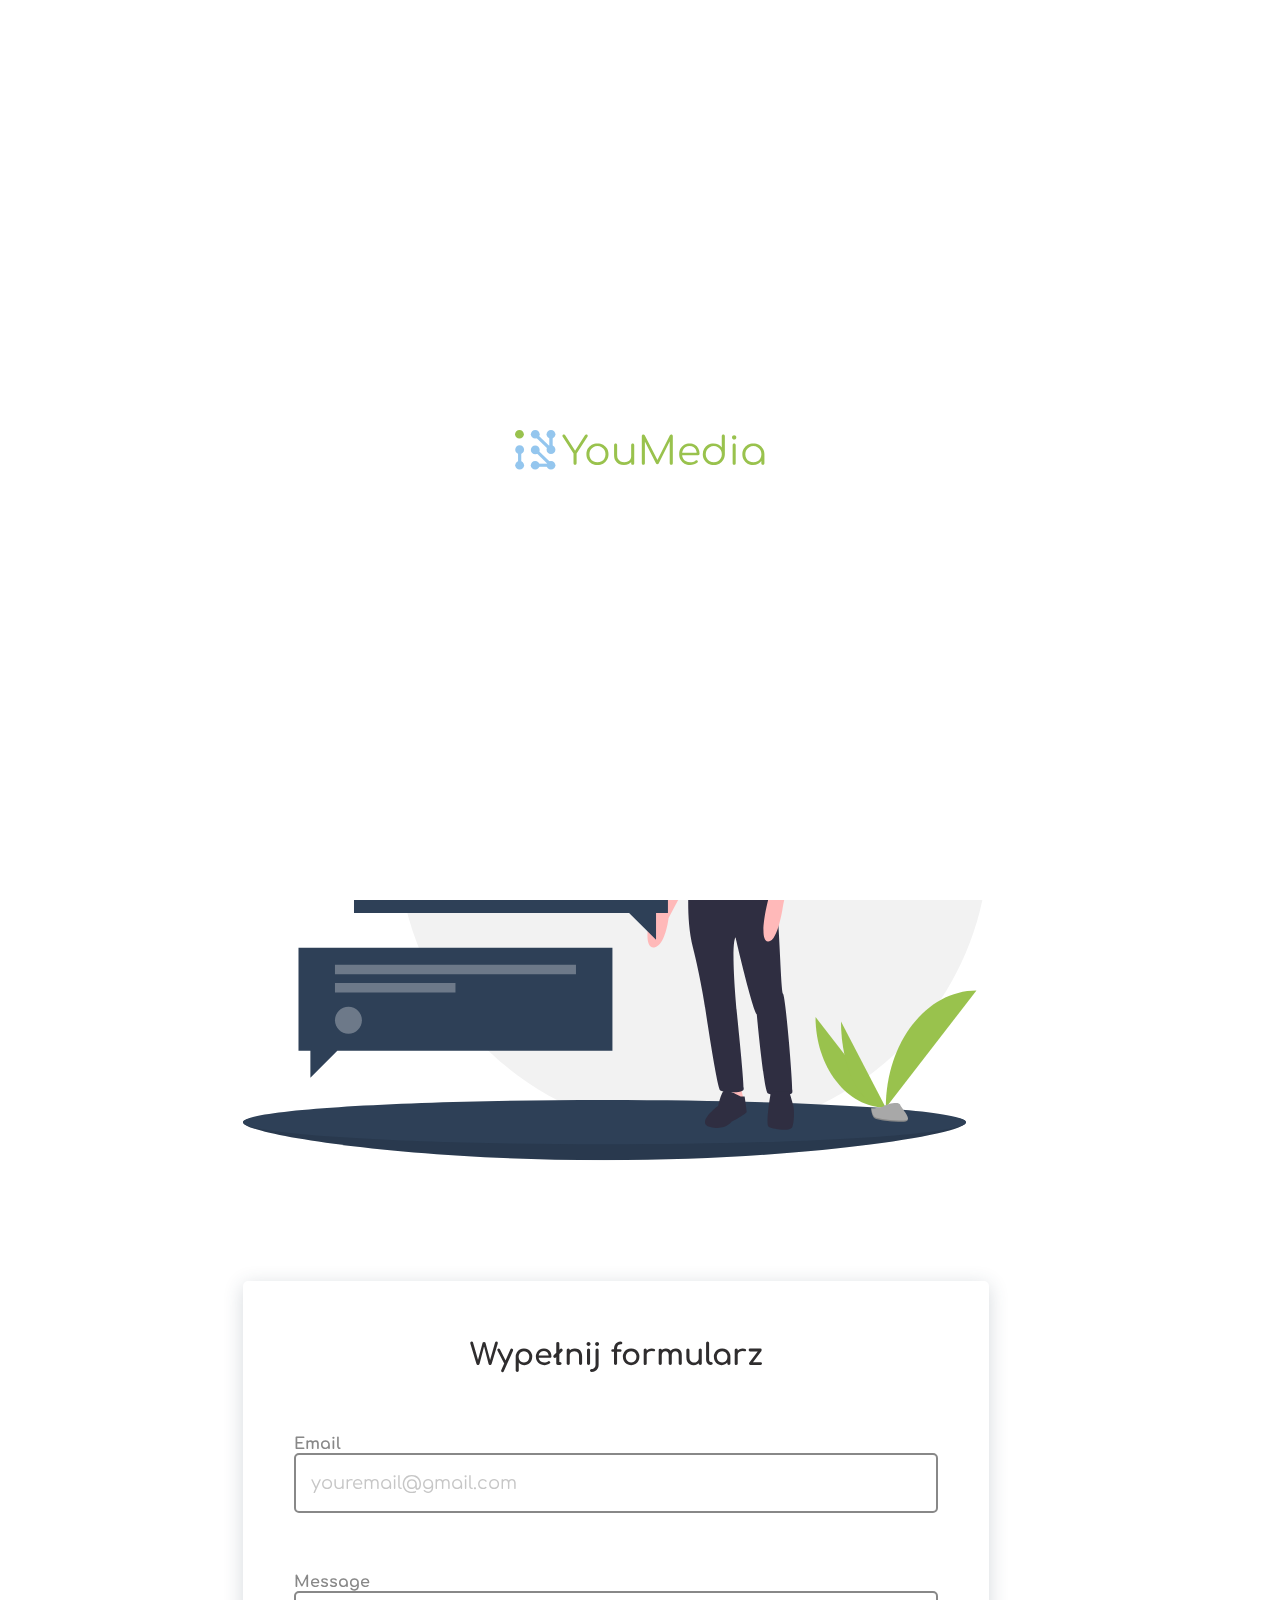
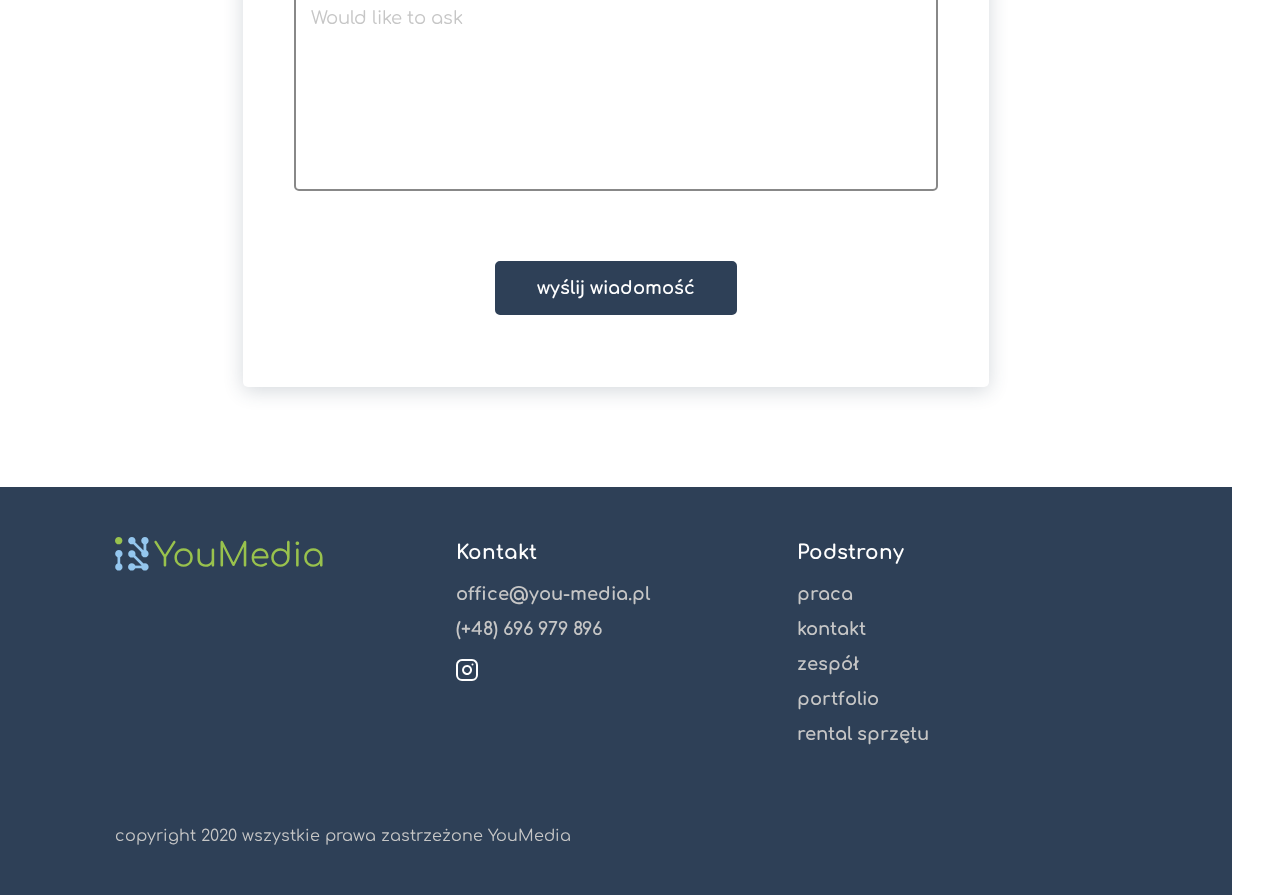
<file: contact.html>
<!DOCTYPE html>
<html lang="pl">
<head>
    <meta charset="UTF-8">
    <meta name="viewport" content="width=device-width, initial-scale=1.0">
    <meta http-equiv="X-UA-Compatible" content="ie=edge">
    <meta name="description" content="Jesteśmy młodymi ambitnymi twórcami. Oferujemy usługi foto wideo, tworzenie stron, grafik oraz rental sprzętu.">
    <title>YouMedia</title>
    <!-- Favicon -->
    <link rel="shortcut icon" type="image/png" href="static/gallery/icons/favicon.png"/>
    <!-- Screen loading -->
    <script src="static/js/screenLoading.js" type="module"></script>
    <!-- Responsive nav -->
    <script src="static/js/mobileNav.js" type="module"></script>
    <!-- Css -->
    <link rel="stylesheet" href="static/css/main.css">
    <!-- Google fonts -->
    <link href="https://fonts.googleapis.com/css2?family=Comfortaa:wght@500;700&display=swap" rel="stylesheet">
    <!-- Global site tag (gtag.js) - Google Analytics -->
    <script async src="https://www.googletagmanager.com/gtag/js?id=UA-148027686-1"></script>
    <script>
        window.dataLayer = window.dataLayer || [];
        function gtag(){dataLayer.push(arguments);}
        gtag('js', new Date());
        gtag('config', 'UA-148027686-1');
    </script>
</head>
<body>
    <div class="animationBlock">    
        <img class='animationBlock__content' src="static/gallery/logo.svg" alt="YouMedia logo">
    </div>
    <header class='header header--small'>
        <nav class='nav nav__container nav--light'>
            <div class="nav__left">
                <a href="strona-glowna">
                    <img class='nav__logo' src="static/gallery/logo.svg" alt="YouMedia logo">
                </a>
            </div>
            <div class="nav__right">
                <div class="nav__links">
                    <a href="portfolio" class="nav__link link link--light">portfolio</a>
                    <a href="zespol" class="nav__link link link--light">zespół</a>
                    <a href="praca" class="nav__link link link--light">praca</a>
                    <a href="rental" class="nav__link link link--light">rental sprzętu</a>
                    <a href="kontakt" class="nav__link link link--light">kontakt</a>
                </div>
            </div>
        </nav>
        <div id='navOverlay' class="overlay"></div>
        <div class="sideNav">
            <button class='sideNav__btn btn--round'>
                <img src="static/gallery/icons/close--light.svg" alt="Close button">
            </button>
        </div>
    </header>
    <div class="container container--primary">
        <main class="main">
            <h1 class='main__title title title--lg'>
                Jesteś zainteresowany współpracą?
                <br> 
                Masz jakieś pytania?
            </h1>
            <p class="main__paragraph paragraph paragraph--md paragraph--centered">
                Napisz do nas na office@you-media.pl
                <br> 
                lub skontaktuj się z nami telefonicznie (+48) 696 979 896
            </p>
            <img class='main__graphic' src="static/gallery/graphics/contact.svg" alt="Man transporting quipment">
            <form class="form" name='mail'>
                <h2 class="form__title title title--md">Wypełnij formularz</h2>   
                <div class="form__group">
                    <label class="form__label" for='address' required>Email</label>
                    <input name='address' type="text" class="form__input" id='address' placeholder="youremail@gmail.com" required>
                </div>            
                <div class="form__group">
                    <label class="form__label" for='message' required>Message</label>
                    <textarea name='message' type="text" class="form__textarea" id='message' placeholder="Would like to ask" required></textarea>
                </div>
                <button class="form__btn btn btn--primary" type='submit'>Wyślij wiadomość</button>
            </form>
        </main>
    </div>
    <footer class="footer">
        <div class="footer__container">
            <div class="footer__grid grid grid--three">
                <div class='footer__column'>
                    <a href="strona-glowna">
                        <img class='footer__logo' src="static/gallery/logo.svg" alt="YouMedia logo">
                    </a>
                </div>
                <div class='footer__column'>
                    <h4 class='footer__title title title--light title--xs'>Kontakt</h4>
                    <a href="mailto:office@you-media.pl" class="footer__link link link--dark">office@you-media.pl</a>
                    <a href="tel:696-979-896" class="footer__link link link--dark">(+48) 696 979 896</a>
                    <a href="https://www.instagram.com/you.media/" class="footer__link link link--dark">
                        <img class='footer__icon link--icon' src="static/gallery/icons/instagram.svg" alt="Instagram icon">
                    </a>
                </div>
                <div class='footer__column'>
                    <h4 class='footer__title title title--light title--xs'>Podstrony</h4>
                    <a href="praca" class="footer__link link link--dark">praca</a>
                    <a href="kontakt" class="footer__link link link--dark">kontakt</a>
                    <a href="zespol" class="footer__link link link--dark">zespół</a>
                    <a href="portfolio" class="footer__link link link--dark">portfolio</a>
                    <a href="rental" class="footer__link link link--dark">rental sprzętu</a>
                </div>
            </div>
            <p class='paragraph paragraph--dark paragraph--sm'>copyright 2020 wszystkie prawa zastrzeżone YouMedia</p>
        </div>
    </footer>
    
    <!-- Form API -->
    <script src="static/js/contactAPI.js" type="module"></script>
</body>
</file>
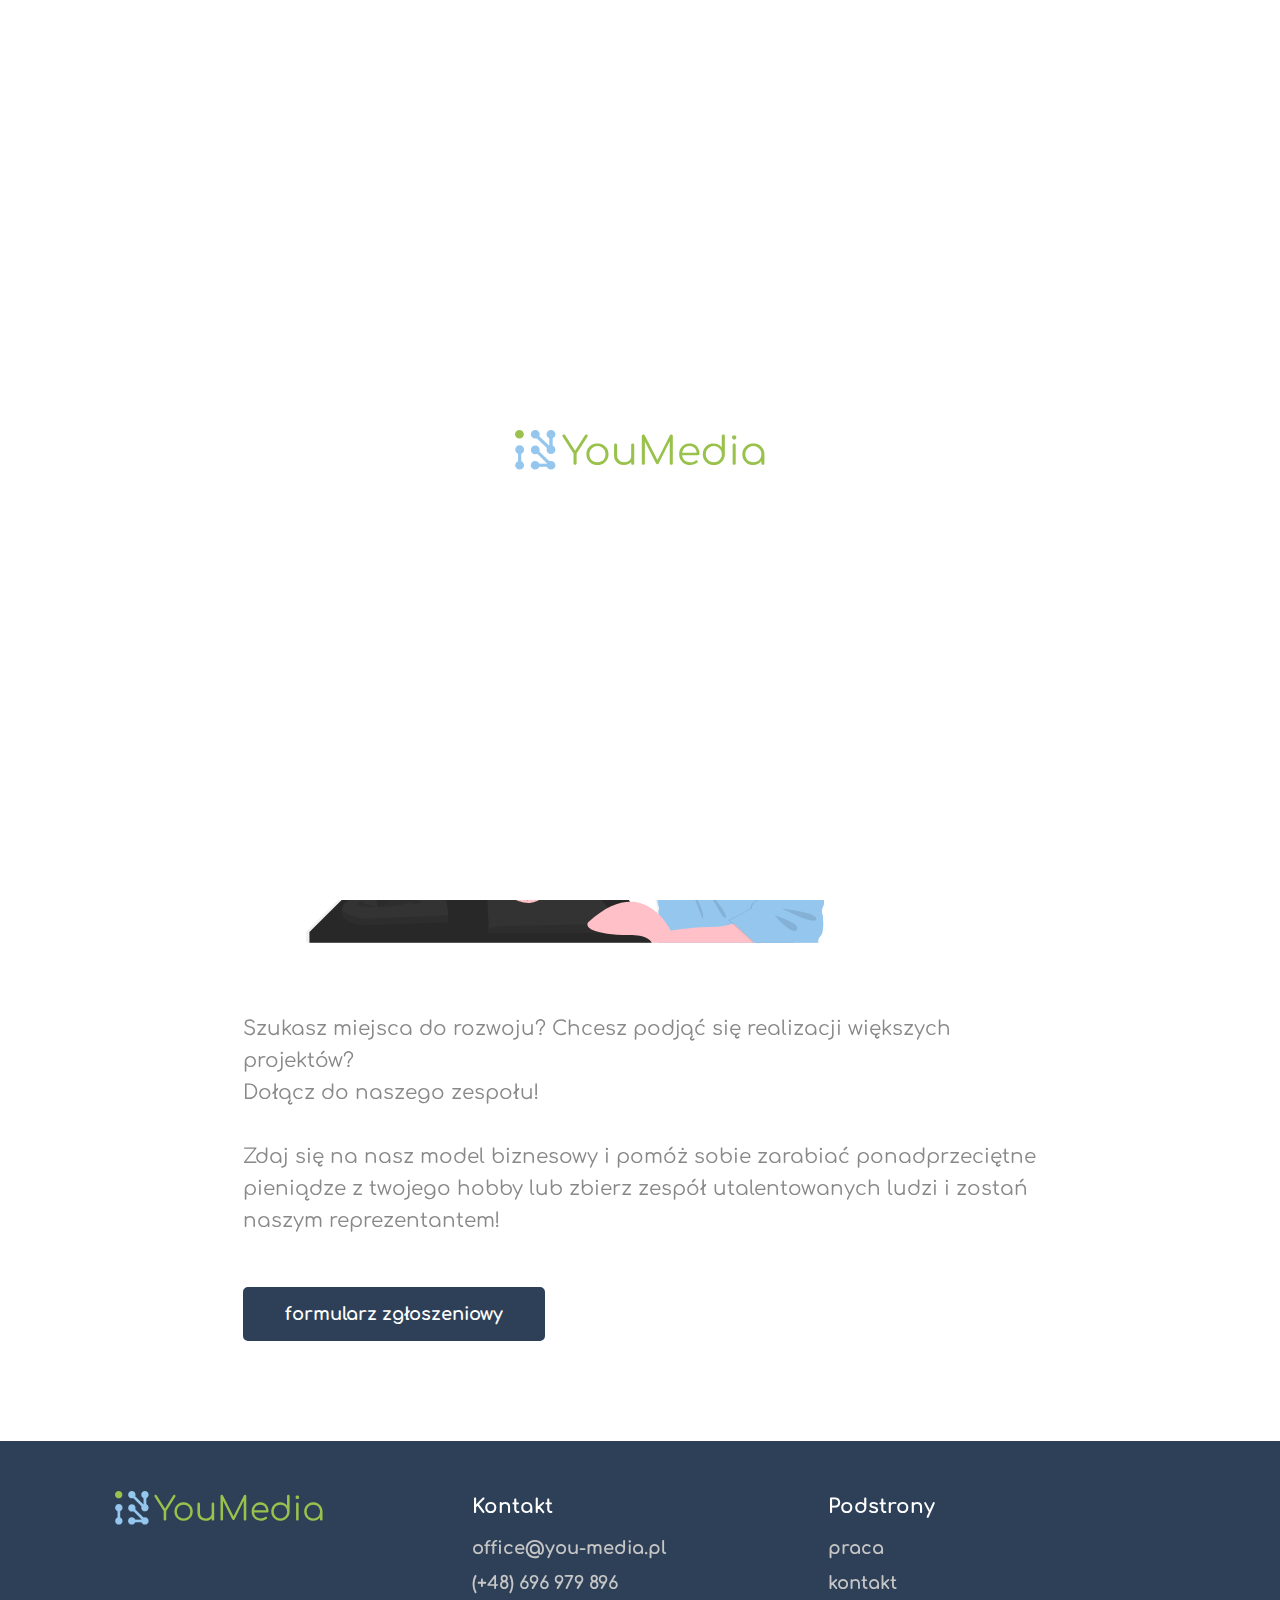
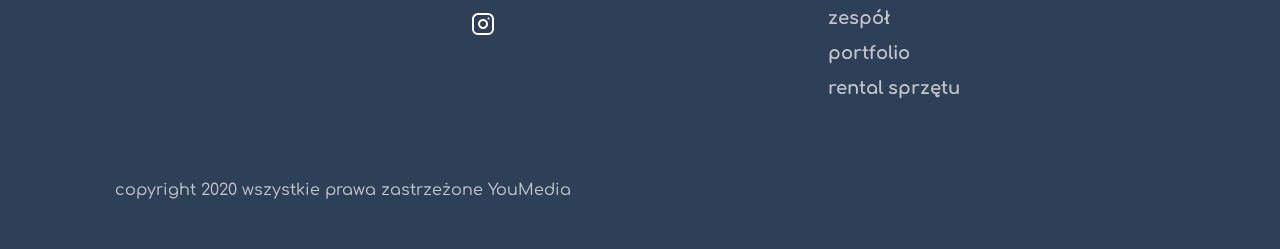
<file: job.html>
<!DOCTYPE html>
<html lang="pl">
<head>
    <meta charset="UTF-8">
    <meta name="viewport" content="width=device-width, initial-scale=1.0">
    <meta http-equiv="X-UA-Compatible" content="ie=edge">
    <meta name="description" content="Jesteśmy młodymi ambitnymi twórcami. Oferujemy usługi foto wideo, tworzenie stron, grafik oraz rental sprzętu.">
    <title>YouMedia</title>
    <!-- Favicon -->
    <link rel="shortcut icon" type="image/png" href="../..static/gallery/icons/favicon.png"/>
    <!-- Screen loading -->
    <script src="static/js/screenLoading.js" type="module"></script>
    <!-- Responsive nav -->
    <script src="static/js/mobileNav.js" type="module"></script>
    <!-- Css -->
    <link rel="stylesheet" href="static/css/main.css">
    <!-- Google fonts -->
    <link href="https://fonts.googleapis.com/css2?family=Comfortaa:wght@500;700&display=swap" rel="stylesheet">
    <!-- Global site tag (gtag.js) - Google Analytics -->
    <script async src="https://www.googletagmanager.com/gtag/js?id=UA-148027686-1"></script>
    <script>
        window.dataLayer = window.dataLayer || [];
        function gtag(){dataLayer.push(arguments);}
        gtag('js', new Date());
        gtag('config', 'UA-148027686-1');
    </script>
</head>
<body>
    <div class="animationBlock">    
        <img class='animationBlock__content' src="static/gallery/logo.svg" alt="YouMedia logo">
    </div>
    <header class='header header--small'>
        <nav class='nav nav__container nav--light'>
            <div class="nav__left">
                <a href="strona-glowna">
                    <img class='nav__logo' src="static/gallery/logo.svg" alt="YouMedia logo">
                </a>
            </div>
            <div class="nav__right">
                <div class="nav__links">
                    <a href="portfolio" class="nav__link link link--light">portfolio</a>
                    <a href="zespol" class="nav__link link link--light">zespół</a>
                    <a href="praca" class="nav__link link link--light">praca</a>
                    <a href="rental" class="nav__link link link--light">rental sprzętu</a>
                    <a href="kontakt" class="nav__link link link--light">kontakt</a>
                </div>
            </div>
        </nav>
        <div id='navOverlay' class="overlay"></div>
        <div class="sideNav">
            <button class='sideNav__btn btn--round'>
                <img src="static/gallery/icons/close--light.svg" alt="Close button">
            </button>
        </div>
    </header>
    <div class="container container--primary">
        <main class="main">
            <h1 class='main__title title title--lg'>Dołącz do naszego zespołu!</h1>
            <img class='main__graphic' src="static/gallery/graphics/join_us.svg" alt="People working">
            <p class="main__paragraph paragraph paragraph--md">
                Szukasz miejsca do rozwoju? Chcesz podjąć się realizacji większych projektów?
                <br>
                Dołącz do naszego zespołu! 
                <br><br>
                Zdaj się na nasz model biznesowy i pomóż sobie zarabiać ponadprzeciętne pieniądze
                z twojego hobby lub zbierz zespół utalentowanych ludzi i zostań naszym reprezentantem!
            </p>
            <a class='main__btn btn btn--primary link btn--alignLeft' href='https://forms.gle/BkWMYemPujdKgTSG9'>formularz zgłoszeniowy</a>
        </main>
    </div>
    <footer class="footer">
        <div class="footer__container">
            <div class="footer__grid grid grid--three">
                <div class='footer__column'>
                    <a href="strona-glowna">
                        <img class='footer__logo' src="static/gallery/logo.svg" alt="YouMedia logo">
                    </a>
                </div>
                <div class='footer__column'>
                    <h4 class='footer__title title title--light title--xs'>Kontakt</h4>
                    <a href="mailto:office@you-media.pl" class="footer__link link link--dark">office@you-media.pl</a>
                    <a href="tel:696-979-896" class="footer__link link link--dark">(+48) 696 979 896</a>
                    <a href="https://www.instagram.com/you.media/" class="footer__link link link--dark">
                        <img class='footer__icon link--icon' src="static/gallery/icons/instagram.svg" alt="Instagram icon">
                    </a>
                </div>
                <div class='footer__column'>
                    <h4 class='footer__title title title--light title--xs'>Podstrony</h4>
                    <a href="praca" class="footer__link link link--dark">praca</a>
                    <a href="kontakt" class="footer__link link link--dark">kontakt</a>
                    <a href="zespol" class="footer__link link link--dark">zespół</a>
                    <a href="portfolio" class="footer__link link link--dark">portfolio</a>
                    <a href="rental" class="footer__link link link--dark">rental sprzętu</a>
                </div>
            </div>
            <p class='paragraph paragraph--dark paragraph--sm'>copyright 2020 wszystkie prawa zastrzeżone YouMedia</p>
        </div>
    </footer>
</body>
</file>
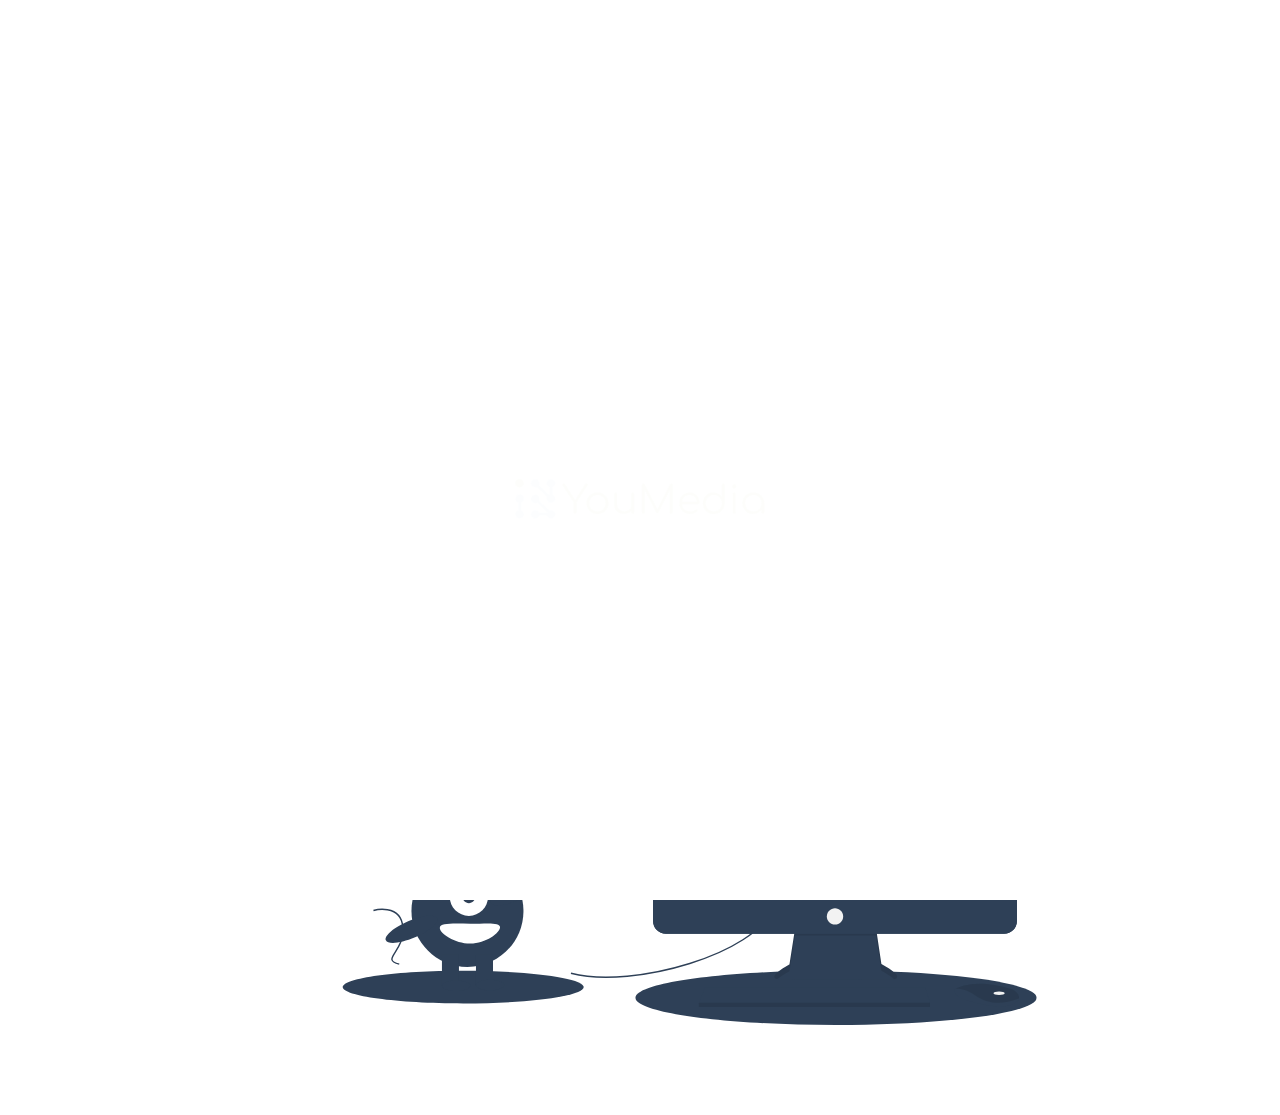
<file: portfolio.html>
<!DOCTYPE html>
<html lang="pl">
<head>
    <meta charset="UTF-8">
    <meta name="viewport" content="width=device-width, initial-scale=1.0">
    <meta http-equiv="X-UA-Compatible" content="ie=edge">
    <meta name="description" content="Jesteśmy młodymi ambitnymi twórcami. Oferujemy usługi foto wideo, tworzenie stron, grafik oraz rental sprzętu.">
    <title>YouMedia</title>
    <!-- Favicon -->
    <link rel="shortcut icon" type="image/png" href="static/gallery/icons/favicon.png"/>
    <!-- Screen loading -->
    <script src="static/js/screenLoading.js" type="module"></script>
    <!-- Responsive nav -->
    <script src="static/js/mobileNav.js" type="module"></script>
    <!-- Css -->
    <link rel="stylesheet" href="static/css/main.css">
    <!-- Google fonts -->
    <link href="https://fonts.googleapis.com/css2?family=Comfortaa:wght@500;700&display=swap" rel="stylesheet">
    <!-- Global site tag (gtag.js) - Google Analytics -->
    <script async src="https://www.googletagmanager.com/gtag/js?id=UA-148027686-1"></script>
    <script>
        window.dataLayer = window.dataLayer || [];
        function gtag(){dataLayer.push(arguments);}
        gtag('js', new Date());
        gtag('config', 'UA-148027686-1');
    </script>
</head>
<body>
    <div class="animationBlock">    
        <img class='animationBlock__content' src="static/gallery/logo.svg" alt="YouMedia logo">
    </div>
    <header class='header header--small'>
        <nav class='nav nav__container nav--light'>
            <div class="nav__left">
                <a href="strona-glowna">
                    <img class='nav__logo' src="static/gallery/logo.svg" alt="YouMedia logo">
                </a>
            </div>
            <div class="nav__right">
                <div class="nav__links">
                    <a href="portfolio" class="nav__link link link--light">portfolio</a>
                    <a href="zespol" class="nav__link link link--light">zespół</a>
                    <a href="praca" class="nav__link link link--light">praca</a>
                    <a href="rental" class="nav__link link link--light">rental sprzętu</a>
                    <a href="kontakt" class="nav__link link link--light">kontakt</a>
                </div>
            </div>
        </nav>
        <div id='navOverlay' class="overlay"></div>
        <div class="sideNav">
            <button class='sideNav__btn btn--round'>
                <img src="static/gallery/icons/close--light.svg" alt="Close button">
            </button>
        </div>
    </header>
    <div class="container container--primary">
        <main class="main">
            <h1 class='main__title title title--lg'>Zobacz jakie projekty zrealizowaliśmy dotychczas</h1>
            <p class="main__paragraph paragraph paragraph--md paragraph--centered">
                Jakiego typu projekty chciałbyś zobaczyć?
            </p>
            <div class="main__btns">
                <a class="main__btn btn btn--toggle">web development</a>
                <a class="main__btn btn btn--toggle">grafika</a>
                <a class="main__btn btn btn--toggle">video i fotografia</a>
                <a class="main__btn btn btn--toggle">wszystkie projekty</a>
            </div>
            <img class='main__graphic' src="static/gallery/graphics/portfolio.svg" alt="Woman with a phone">
            <section class="portfolio" id='portfolio'>
            </section>
        </main>
    </div>
    <div id='imgOverlay' class="overlay container container--primary">
        <img src="" alt="" class="overlay__img">
        <button class="overlay__btn">
            <img src="static/gallery/icons/close--transparent.svg" alt="close btn">
        </button>
    </div>
    <footer class="footer">
        <div class="footer__container">
            <div class="footer__grid grid grid--three">
                <div class='footer__column'>
                    <a href="strona-glowna">
                        <img class='footer__logo' src="static/gallery/logo.svg" alt="YouMedia logo">
                    </a>
                </div>
                <div class='footer__column'>
                    <h4 class='footer__title title title--light title--xs'>Kontakt</h4>
                    <a href="mailto:office@you-media.pl" class="footer__link link link--dark">office@you-media.pl</a>
                    <a href="tel:696-979-896" class="footer__link link link--dark">(+48) 696 979 896</a>
                    <a href="https://www.instagram.com/you.media/" class="footer__link link link--dark">
                        <img class='footer__icon link--icon' src="static/gallery/icons/instagram.svg" alt="Instagram icon">
                    </a>
                </div>
                <div class='footer__column'>
                    <h4 class='footer__title title title--light title--xs'>Podstrony</h4>
                    <a href="praca" class="footer__link link link--dark">praca</a>
                    <a href="kontakt" class="footer__link link link--dark">kontakt</a>
                    <a href="zespol" class="footer__link link link--dark">zespół</a>
                    <a href="portfolio" class="footer__link link link--dark">portfolio</a>
                    <a href="rental" class="footer__link link link--dark">rental sprzętu</a>
                </div>
            </div>
            <p class='paragraph paragraph--dark paragraph--sm'>copyright 2020 wszystkie prawa zastrzeżone YouMedia</p>
        </div>
    </footer>
    
    <!-- Portfolio scripts (imgPopup/API/carousels) -->
    <script src="static/js/portfolio.js" type="module"></script>
    <!-- Projects nav -->
    <script src="static/js/toggleProjects.js"></script>
</body>
</file>
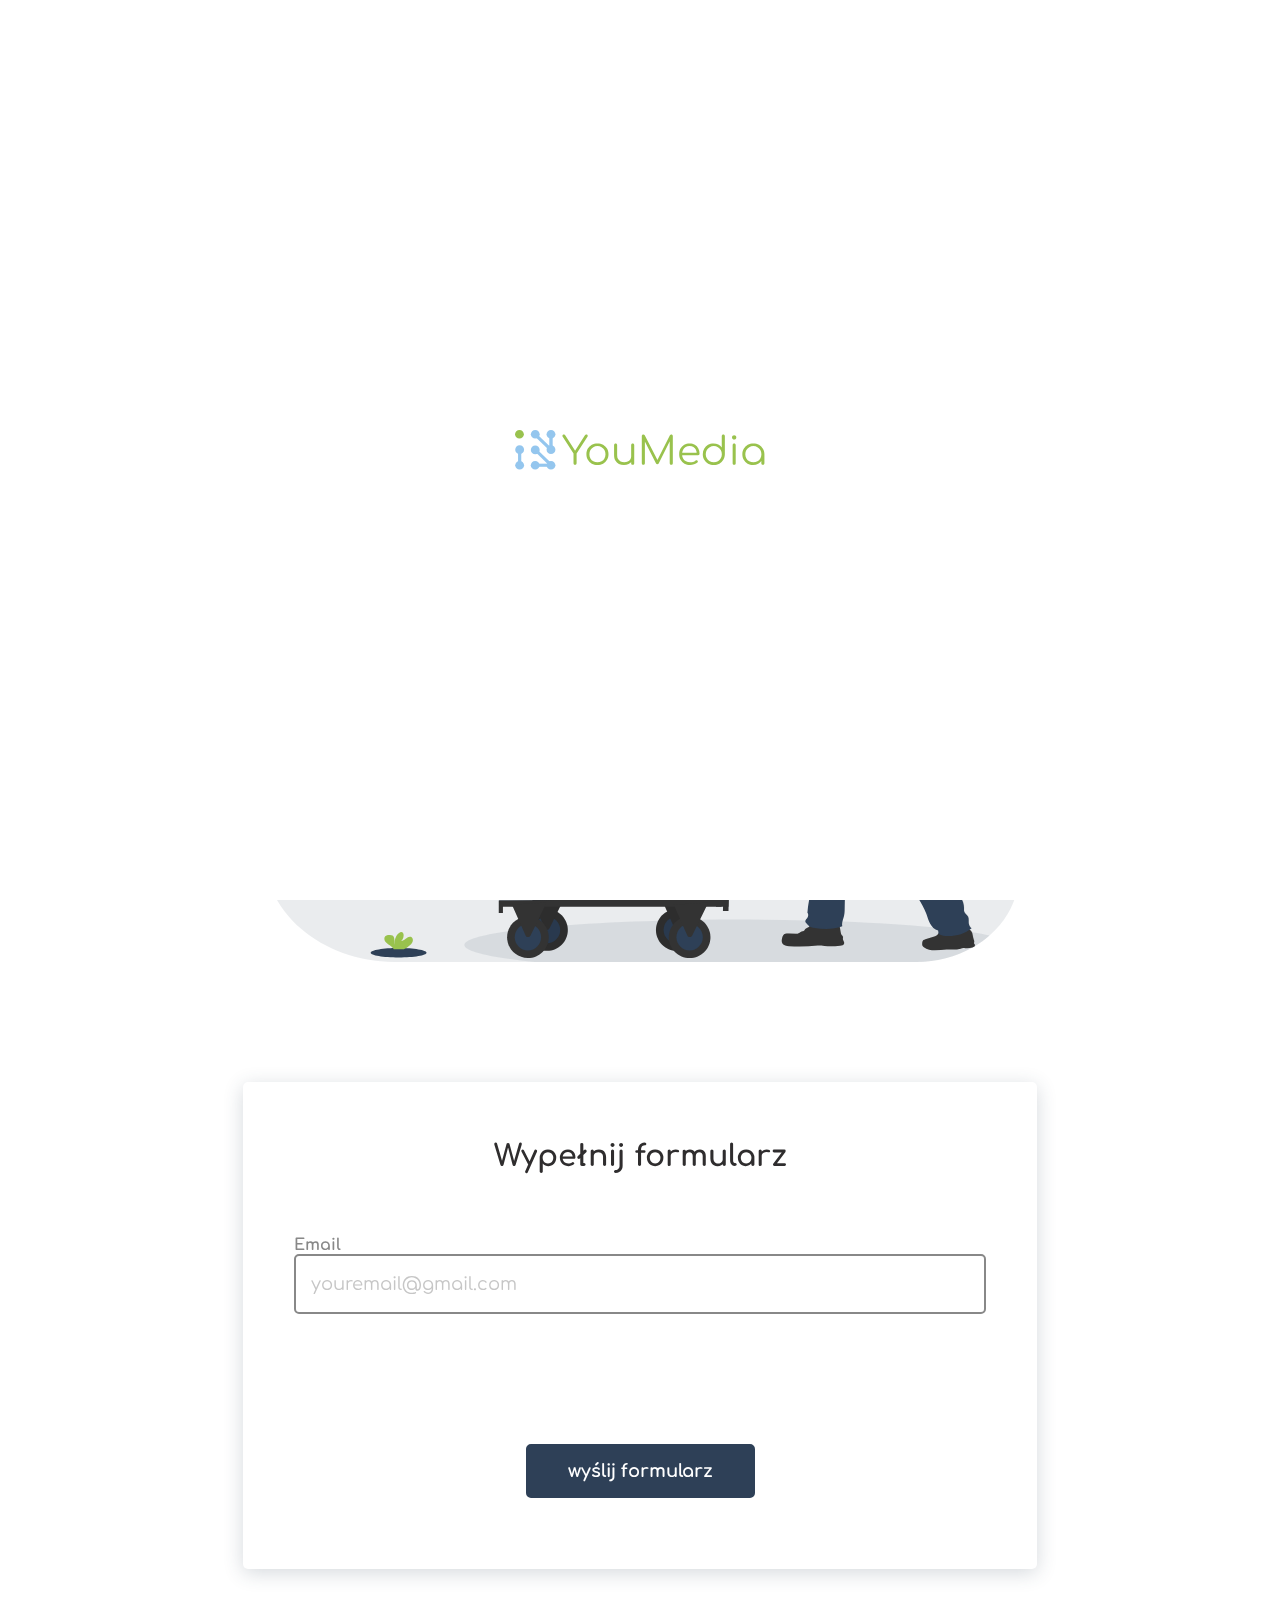
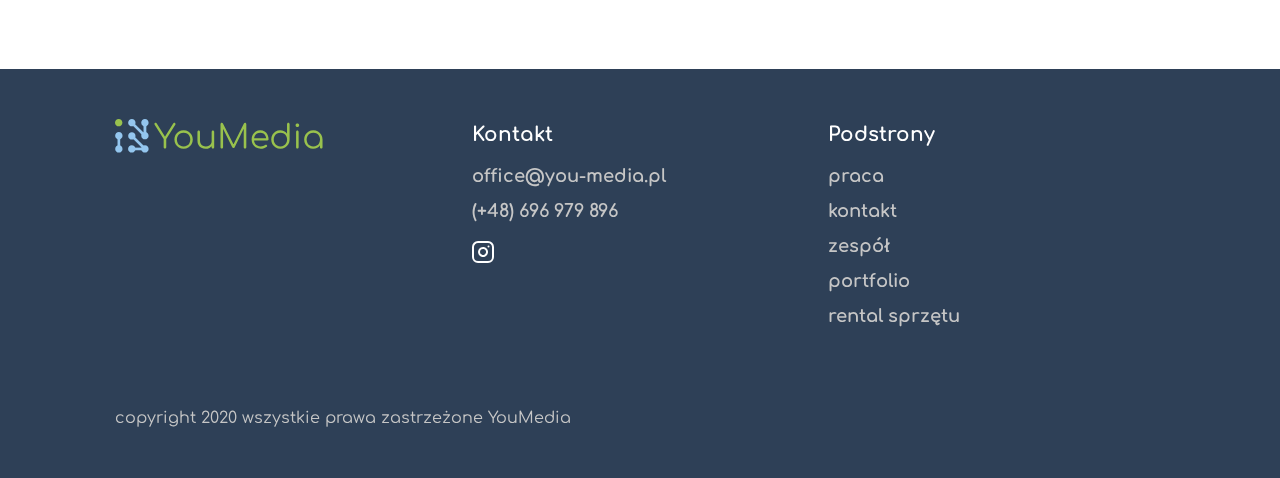
<file: rental.html>
<!DOCTYPE html>
<html lang="pl">
<head>
    <meta charset="UTF-8">
    <meta name="viewport" content="width=device-width, initial-scale=1.0">
    <meta http-equiv="X-UA-Compatible" content="ie=edge">
    <meta name="description" content="Jesteśmy młodymi ambitnymi twórcami. Oferujemy usługi foto wideo, tworzenie stron, grafik oraz rental sprzętu.">
    <title>YouMedia</title>
    <!-- Favicon -->
    <link rel="shortcut icon" type="image/png" href="static/gallery/icons/favicon.png"/>
    <!-- Screen loading -->
    <script src="static/js/screenLoading.js" type="module"></script>
    <!-- Responsive nav -->
    <script src="static/js/mobileNav.js" type="module"></script>
    <!-- Css -->
    <link rel="stylesheet" href="static/css/main.css">
    <!-- Google fonts -->
    <link href="https://fonts.googleapis.com/css2?family=Comfortaa:wght@500;700&display=swap" rel="stylesheet">
    <!-- Global site tag (gtag.js) - Google Analytics -->
    <script async src="https://www.googletagmanager.com/gtag/js?id=UA-148027686-1"></script>
    <script>
        window.dataLayer = window.dataLayer || [];
        function gtag(){dataLayer.push(arguments);}
        gtag('js', new Date());
        gtag('config', 'UA-148027686-1');
    </script>
</head>
<body>
    <div class="animationBlock">    
        <img class='animationBlock__content' src="static/gallery/logo.svg" alt="YouMedia logo">
    </div>
    <header class='header header--small'>
        <nav class='nav nav__container nav--light'>
            <div class="nav__left">
                <a href="strona-glowna">
                    <img class='nav__logo' src="static/gallery/logo.svg" alt="YouMedia logo">
                </a>
            </div>
            <div class="nav__right">
                <div class="nav__links">
                    <a href="portfolio" class="nav__link link link--light">portfolio</a>
                    <a href="zespol" class="nav__link link link--light">zespół</a>
                    <a href="praca" class="nav__link link link--light">praca</a>
                    <a href="rental" class="nav__link link link--light">rental sprzętu</a>
                    <a href="kontakt" class="nav__link link link--light">kontakt</a>
                </div>
            </div>
        </nav>
        <div id='navOverlay' class="overlay"></div>
        <div class="sideNav">
            <button class='sideNav__btn btn--round'>
                <img src="static/gallery/icons/close--light.svg" alt="Close button">
            </button>
        </div>
    </header>
    <div class="container container--primary">
        <main class="main">
            <h1 class='main__title title title--lg'>Potrzebujesz sprzętu do realizacji zlecenia?</h1>
            <p class="main__paragraph paragraph paragraph--md paragraph--centered">Napisz czego Ci trzeba</p>
            <img class='main__graphic' src="./static/gallery/graphics/rental.svg" alt="Man transporting quipment">
            <form class="form" name='rental'>
                <h2 class="form__title title title--md">Wypełnij formularz</h2> 
                <div class="form__group">
                    <label class="form__label" for='address' required>Email</label>
                    <input type="text" name='address' class="form__input" id='address' placeholder="youremail@gmail.com" required>
                </div>
                <div class="form__group">
                </div>
                <button class="form__btn btn btn--primary">Wyślij formularz</button>
            </form>
        </main>
    </div>
    <footer class="footer">
        <div class="footer__container">
            <div class="footer__grid grid grid--three">
                <div class='footer__column'>
                    <a href="strona-glowna">
                        <img class='footer__logo' src="static/gallery/logo.svg" alt="YouMedia logo">
                    </a>
                </div>
                <div class='footer__column'>
                    <h4 class='footer__title title title--light title--xs'>Kontakt</h4>
                    <a href="mailto:office@you-media.pl" class="footer__link link link--dark">office@you-media.pl</a>
                    <a href="tel:696-979-896" class="footer__link link link--dark">(+48) 696 979 896</a>
                    <a href="https://www.instagram.com/you.media/" class="footer__link link link--dark">
                        <img class='footer__icon link--icon' src="static/gallery/icons/instagram.svg" alt="Instagram icon">
                    </a>
                </div>
                <div class='footer__column'>
                    <h4 class='footer__title title title--light title--xs'>Podstrony</h4>
                    <a href="praca" class="footer__link link link--dark">praca</a>
                    <a href="kontakt" class="footer__link link link--dark">kontakt</a>
                    <a href="zespol" class="footer__link link link--dark">zespół</a>
                    <a href="portfolio" class="footer__link link link--dark">portfolio</a>
                    <a href="rental" class="footer__link link link--dark">rental sprzętu</a>
                </div>
            </div>
            <p class='paragraph paragraph--dark paragraph--sm'>copyright 2020 wszystkie prawa zastrzeżone YouMedia</p>
        </div>
    </footer>

    <!-- Form API -->
    <script src="static/js/rentalAPI.js" type="module"></script>
</body>
</file>
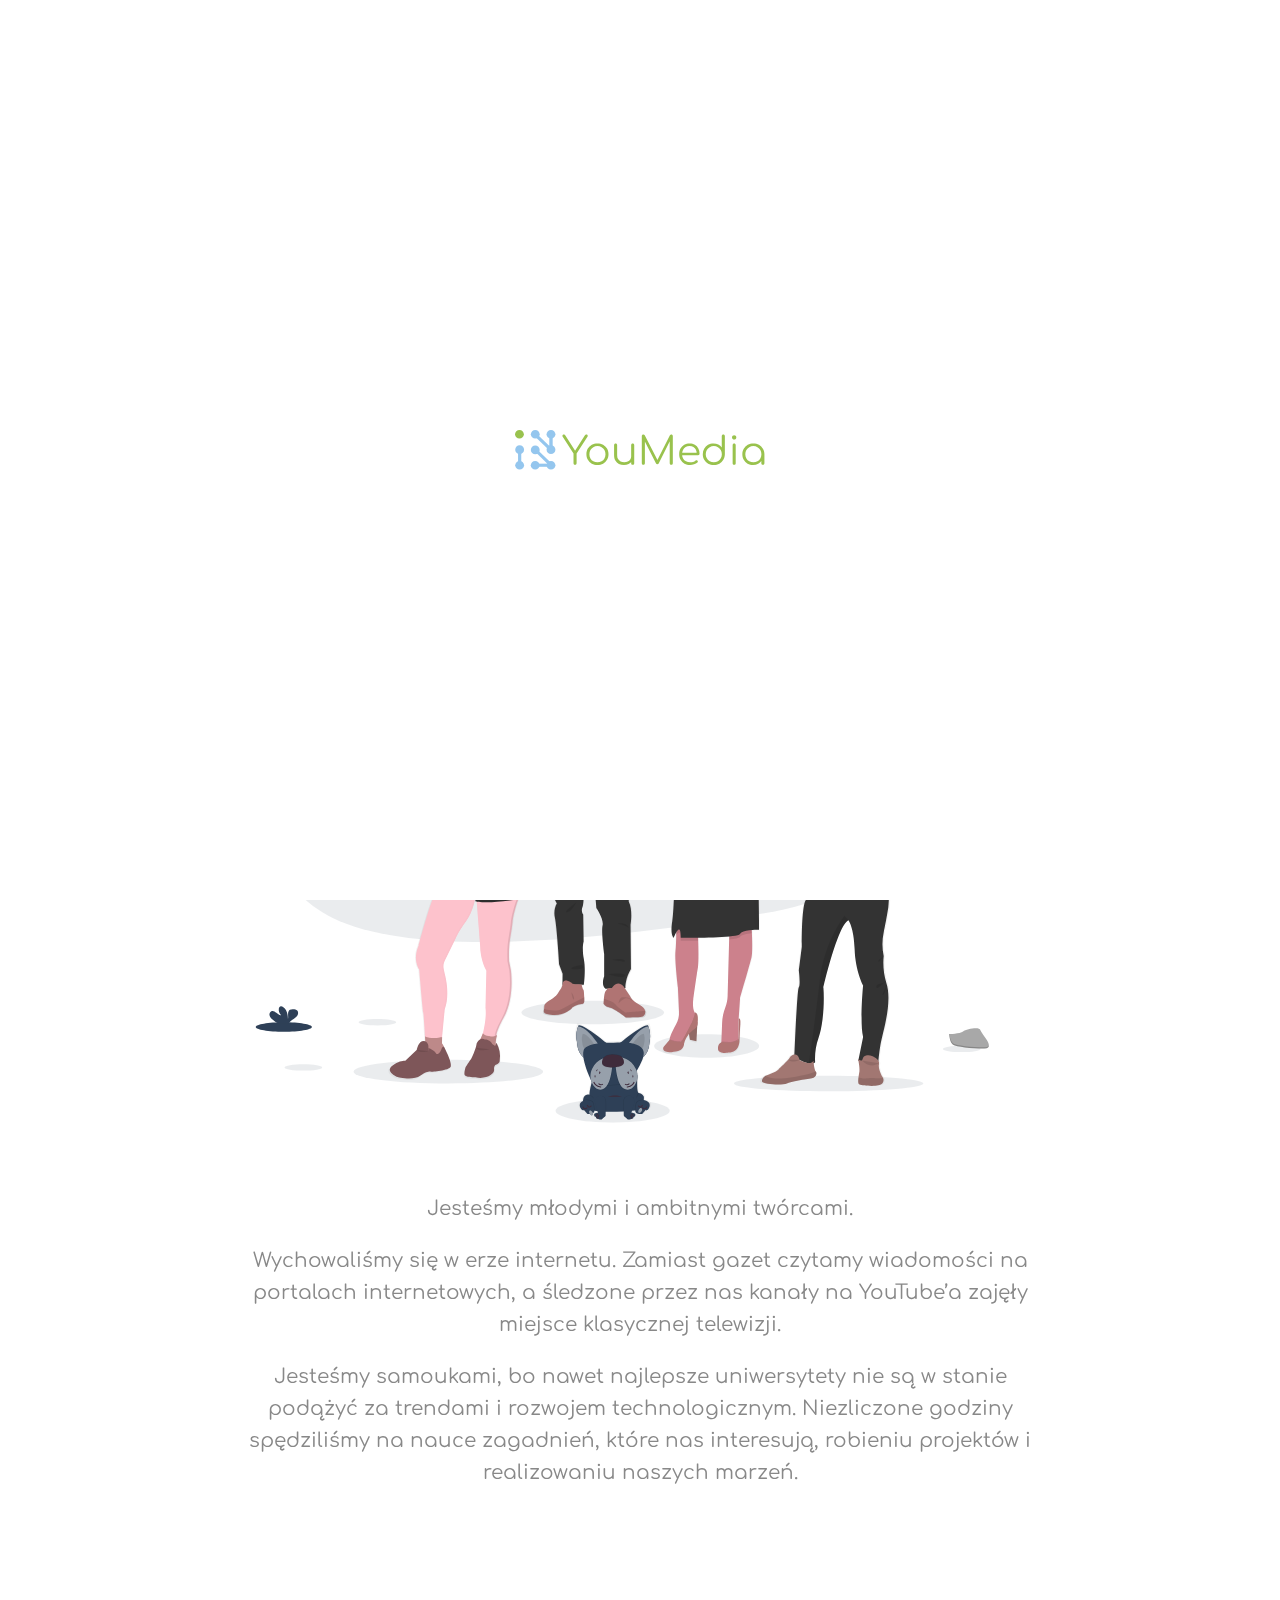
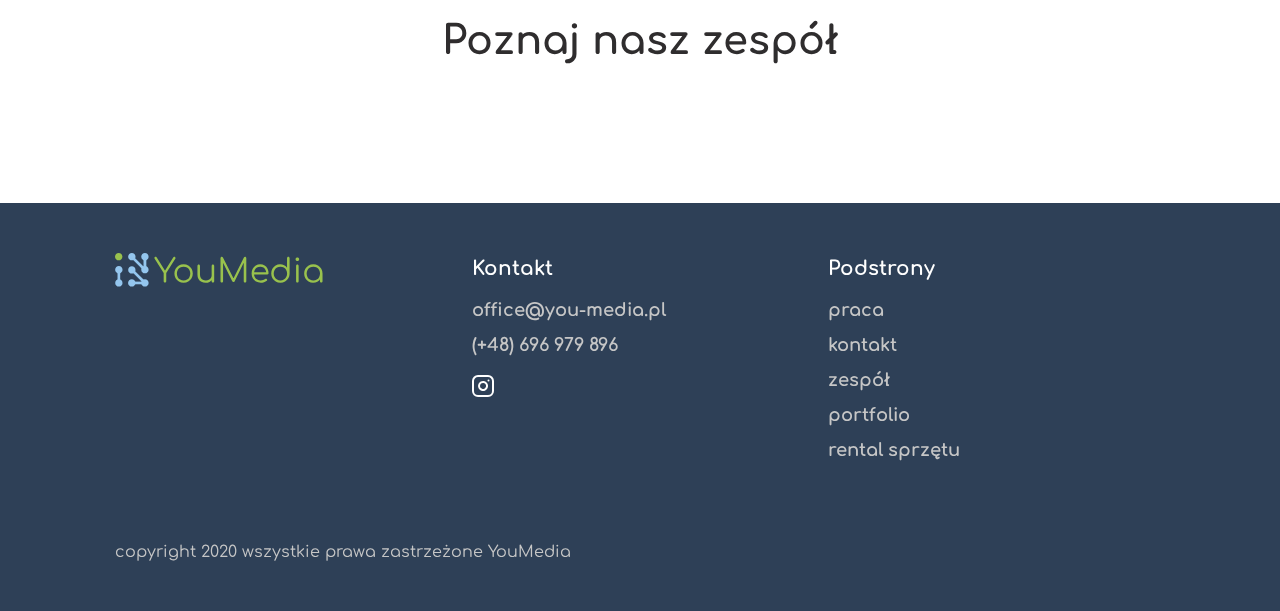
<file: team.html>
<!DOCTYPE html>
<html lang="pl">
<head>
    <meta charset="UTF-8">
    <meta name="viewport" content="width=device-width, initial-scale=1.0">
    <meta http-equiv="X-UA-Compatible" content="ie=edge">
    <meta name="description" content="Jesteśmy młodymi ambitnymi twórcami. Oferujemy usługi foto wideo, tworzenie stron, grafik oraz rental sprzętu.">
    <title>YouMedia</title>
    <!-- Favicon -->
    <link rel="shortcut icon" type="image/png" href="static/gallery/icons/favicon.png"/>
    <!-- Screen loading -->
    <script src="static/js/screenLoading.js" type="module"></script>
    <!-- Responsive nav -->
    <script src="static/js/mobileNav.js" type="module"></script>
    <!-- Css -->
    <link rel="stylesheet" href="static/css/main.css">
    <!-- Google fonts -->
    <link href="https://fonts.googleapis.com/css2?family=Comfortaa:wght@500;700&display=swap" rel="stylesheet">
    <!-- Global site tag (gtag.js) - Google Analytics -->
    <script async src="https://www.googletagmanager.com/gtag/js?id=UA-148027686-1"></script>
    <script>
        window.dataLayer = window.dataLayer || [];
        function gtag(){dataLayer.push(arguments);}
        gtag('js', new Date());
        gtag('config', 'UA-148027686-1');
    </script>
</head>
<body>
    <div class="animationBlock">    
        <img class='animationBlock__content' src="static/gallery/logo.svg" alt="YouMedia logo">
    </div>
    <header class='header header--small'>
        <nav class='nav nav__container nav--light'>
            <div class="nav__left">
                <a href="strona-glowna">
                    <img class='nav__logo' src="static/gallery/logo.svg" alt="YouMedia logo">
                </a>
            </div>
            <div class="nav__right">
                <div class="nav__links">
                    <a href="portfolio" class="nav__link link link--light">portfolio</a>
                    <a href="zespol" class="nav__link link link--light">zespół</a>
                    <a href="praca" class="nav__link link link--light">praca</a>
                    <a href="rental" class="nav__link link link--light">rental sprzętu</a>
                    <a href="kontakt" class="nav__link link link--light">kontakt</a>
                </div>
            </div>
        </nav>
        <div id='navOverlay' class="overlay"></div>
        <div class="sideNav">
            <button class='sideNav__btn btn--round'>
                <img src="static/gallery/icons/close--light.svg" alt="Close button">
            </button>
        </div>
    </header>
    <div class="container container--primary">
        <main class="main">
            <h1 class='main__title title title--lg'>
                YouMedia to zgrany zespół składający się z prawdziwych pasjonatów
            </h1>
            <img class='main__graphic' src="static/gallery/graphics/team.svg" alt="Group of people">
            <p class="main__paragraph paragraph paragraph--md paragraph--centered">
                Jesteśmy młodymi i ambitnymi twórcami.
            </p>
            <p class="main__paragraph paragraph paragraph--md paragraph--centered">
                Wychowaliśmy się w erze internetu. 
                Zamiast gazet czytamy wiadomości na portalach internetowych, 
                a śledzone przez nas kanały na YouTube’a zajęły miejsce klasycznej telewizji.
            </p>
            <p class="main__paragraph paragraph paragraph--md paragraph--centered">
                Jesteśmy samoukami, bo nawet najlepsze uniwersytety nie są w stanie podążyć za trendami i rozwojem technologicznym. 
                Niezliczone godziny spędziliśmy na nauce zagadnień, które nas interesują, 
                robieniu projektów i realizowaniu naszych marzeń. 
            </p>
        </main>
        <section class="team">
            <h2 class='team__title title title--lg'>Poznaj nasz zespół</h2>
            <div class="team__deck">  
            </div>
        </section>
    </div>
    <footer class="footer">
    <div class="footer__container">
        <div class="footer__grid grid grid--three">
            <div class='footer__column'>
                <a href="strona-glowna">
                    <img class='footer__logo' src="static/gallery/logo.svg" alt="YouMedia logo">
                </a>
            </div>
            <div class='footer__column'>
                <h4 class='footer__title title title--light title--xs'>Kontakt</h4>
                <a href="mailto:office@you-media.pl" class="footer__link link link--dark">office@you-media.pl</a>
                <a href="tel:696-979-896" class="footer__link link link--dark">(+48) 696 979 896</a>
                <a href="https://www.instagram.com/you.media/" class="footer__link link link--dark">
                    <img class='footer__icon link--icon' src="static/gallery/icons/instagram.svg" alt="Instagram icon">
                </a>
            </div>
            <div class='footer__column'>
                <h4 class='footer__title title title--light title--xs'>Podstrony</h4>
                <a href="praca" class="footer__link link link--dark">praca</a>
                    <a href="kontakt" class="footer__link link link--dark">kontakt</a>
                    <a href="zespol" class="footer__link link link--dark">zespół</a>
                    <a href="portfolio" class="footer__link link link--dark">portfolio</a>
                    <a href="rental" class="footer__link link link--dark">rental sprzętu</a>
            </div>
        </div>
        <p class='paragraph paragraph--dark paragraph--sm'>copyright 2020 wszystkie prawa zastrzeżone YouMedia</p>
    </div>
    </footer>

    <!-- Scripts for teams API -->
    <script src="static/js/teamAPI.js" type="module"></script>
</body>
</file>
<file: static/css/main.css>
/* 
- Imports
- Default styles
- Overlay
- Container
- Header
- Main
- Team
- Services
- Portfolio
- Media queries
- Animations
*/
.title {
  font-weight: 700;
  font-family: "Comfortaa";
  color: #2F2D2E;
  line-height: 1.6em;
  padding: 0 0 0.75em 0;
  margin: 0;
}

.title--lg {
  font-size: 40px;
  text-align: center;
}

.title--md {
  font-size: 30px;
}

.title--sm {
  font-size: 22px;
}

.title--xs {
  font-size: 20px;
}

.title--light {
  color: #FFFFFF;
}

.title--grey {
  color: #888888;
}

@media (max-width: 730px) {
  .title--lg {
    font-size: 30px;
  }
  .title--md {
    font-size: 25px;
  }
}

.btn {
  border: none;
  padding: 15px 40px;
  color: #FFFFFF;
  text-transform: lowercase;
  border-radius: 5px;
  font-family: "Comfortaa";
  font-size: 18px;
  font-weight: 700;
  text-align: center;
}

.btn:hover {
  background-color: transparent;
  cursor: pointer;
}

.btn--primary {
  background-color: #2E4057;
  border: 2px solid #2E4057;
}

.btn--primary:hover {
  color: #2E4057;
}

.btn--primary:focus {
  -webkit-box-shadow: 0px 4px 20px #2E405799;
          box-shadow: 0px 4px 20px #2E405799;
}

.btn--secondary {
  background-color: #99C24D;
  border: 2px solid #99C24D;
}

.btn--secondary:hover {
  color: #99C24D;
}

.btn--secondary:focus {
  -webkit-box-shadow: 0px 4px 20px #99C24D99;
          box-shadow: 0px 4px 20px #99C24D99;
}

.btn--round {
  border: none;
  border-radius: 50%;
  background: none;
}

.btn--round:focus {
  -webkit-animation: example .3s ease;
          animation: example .3s ease;
}

.btn--round:hover {
  -webkit-transform: scale(1.1);
          transform: scale(1.1);
}

.btn--alignLeft {
  margin-right: auto;
  margin-top: 20px;
}

.btn--toggle {
  color: #2F2D2E;
  background: none;
  padding: 15px 25px;
  position: relative;
}

.btn--toggle:before {
  content: "";
  position: absolute;
  bottom: 4px;
  width: 8px;
  left: calc(50% - 4px);
  height: 8px;
  margin: 5px 0 0;
  -webkit-transform: scale(0);
          transform: scale(0);
  -webkit-transition: .3s;
  transition: .3s;
  background: #99C24D;
  border-radius: 50px;
}

.btn--toggle:hover:before {
  -webkit-animation: pulse infinite 1s;
          animation: pulse infinite 1s;
}

.btn--toggle:hover:before {
  -webkit-transform: scale(1);
          transform: scale(1);
}

@media (max-width: 480px) {
  .btn {
    display: block;
    width: 100% !important;
  }
}

@-webkit-keyframes example {
  from {
    -webkit-transform: translateY(5px);
            transform: translateY(5px);
  }
  to {
    -webkit-transform: translateY(0px);
            transform: translateY(0px);
  }
}

@keyframes example {
  from {
    -webkit-transform: translateY(5px);
            transform: translateY(5px);
  }
  to {
    -webkit-transform: translateY(0px);
            transform: translateY(0px);
  }
}

@keyframes pulse {
  0% {
    -webkit-transform: scale(0);
            transform: scale(0);
  }
  50% {
    -webkit-transform: scale(1);
            transform: scale(1);
  }
  100% {
    -webkit-transform: scale(0);
            transform: scale(0);
  }
}

.link {
  text-decoration: none;
  text-transform: lowercase;
  font-size: 18px;
  font-family: "Comfortaa";
  font-weight: 700;
  position: relative;
  width: -webkit-max-content;
  width: -moz-max-content;
  width: max-content;
}

.link--light {
  color: #888888;
}

.link--light:after {
  content: "";
  position: absolute;
  bottom: -7px;
  width: 0px;
  left: 0px;
  height: 2px;
  margin: 5px 0 0;
  -webkit-transition: .3s;
  transition: .3s;
  background: #2E4057;
  border-radius: 5px;
}

.link--light:focus:after {
  width: 100%;
}

.link--light:hover {
  color: #2E4057;
}

.link--dark {
  color: #C6C6C6;
}

.link--dark:after {
  content: "";
  position: absolute;
  bottom: -7px;
  width: 0px;
  left: 0px;
  height: 2px;
  margin: 5px 0 0;
  -webkit-transition: .3s;
  transition: .3s;
  background: #FFFFFF;
  border-radius: 5px;
}

.link--dark:focus:after {
  width: 100%;
}

.link--dark:hover {
  color: #FFFFFF;
}

.paragraph {
  color: #888888;
  line-height: 1.6em;
  font-family: "Comfortaa";
}

.paragraph--dark {
  color: #C6C6C6;
}

.paragraph--sm {
  font-size: 16px;
}

.paragraph--md {
  font-size: 20px;
}

.paragraph--centered {
  text-align: center;
}

.paragraph--bold {
  font-weight: 700;
}

.grid {
  display: -ms-grid;
  display: grid;
  width: 100%;
}

.grid--three {
  -ms-grid-columns: (1fr)[3];
      grid-template-columns: repeat(3, 1fr);
  grid-gap: 20px;
}

.grid--two {
  -ms-grid-columns: (1fr)[3];
      grid-template-columns: repeat(3, 1fr);
  grid-gap: 20px;
}

@media (max-width: 980px) {
  .grid--three {
    -ms-grid-columns: (1fr)[1];
        grid-template-columns: repeat(1, 1fr);
  }
}

.nav {
  height: 80px;
  width: 100%;
  display: -webkit-box;
  display: -ms-flexbox;
  display: flex;
  -webkit-box-align: center;
      -ms-flex-align: center;
          align-items: center;
  -webkit-box-pack: justify;
      -ms-flex-pack: justify;
          justify-content: space-between;
}

.nav__container {
  padding: 0 9vw;
}

.nav__link {
  margin-left: 50px;
}

.nav__logo {
  width: 200px;
}

.nav--dark {
  background: transparent;
}

.nav--light {
  background: #FFFFFF;
}

.sideNav {
  height: 100vh;
  width: 400px;
  padding: 23px 30px;
  overflow: auto;
  position: absolute;
  background: #FFFFFF;
  top: 0;
  -webkit-transform: translateX(-101%);
          transform: translateX(-101%);
  -webkit-transition: 0.3s;
  transition: 0.3s;
  display: -webkit-box;
  display: -ms-flexbox;
  display: flex;
  -webkit-box-orient: vertical;
  -webkit-box-direction: normal;
      -ms-flex-direction: column;
          flex-direction: column;
  -webkit-box-align: stretch;
      -ms-flex-align: stretch;
          align-items: stretch;
  z-index: 100;
}

.sideNav--active {
  -webkit-transform: translateX(0%);
          transform: translateX(0%);
}

.sideNav__btn {
  margin-left: auto;
}

@media screen and (max-width: 1067px) {
  .sideNav .nav__link {
    display: block;
    font-size: 25px;
    margin: 0 0 40px 0;
  }
  .sideNav .nav__links {
    padding-top: 10vw;
  }
}

@media screen and (max-width: 480px) {
  .sideNav {
    width: 100%;
  }
}

@media (max-width: 980px) {
  .nav__container {
    padding: 50px 4vw 30px 4vw;
  }
}

.footer {
  background: #2E4057;
}

.footer__container {
  padding: 50px 9vw 30px 9vw;
}

.footer__column {
  margin-bottom: 5vw;
}

.footer__link:not(:last-child) {
  display: block;
  margin-bottom: 15px;
}

.footer__icon {
  margin-top: 5px;
}

@media (max-width: 980px) {
  .footer__container {
    padding: 50px 4vw 30px 4vw;
  }
}

.form {
  background-color: #FFFFFF;
  border-radius: 5px;
  -webkit-box-shadow: 0px 4px 20px rgba(46, 64, 87, 0.2);
          box-shadow: 0px 4px 20px rgba(46, 64, 87, 0.2);
  padding: 4vw;
  display: -webkit-box;
  display: -ms-flexbox;
  display: flex;
  -webkit-box-orient: vertical;
  -webkit-box-direction: normal;
      -ms-flex-direction: column;
          flex-direction: column;
  margin-top: 50px;
  width: 100%;
}

.form__title {
  text-align: center;
  padding-bottom: 1.5em;
}

.form__input, .form__textarea {
  height: 60px;
  width: 100%;
  border-radius: 5px;
  border: 2px solid #888888;
  font-size: 18px;
  padding: 15px;
  color: #888888;
  font-family: "Comfortaa";
}

.form__input::-webkit-input-placeholder, .form__textarea::-webkit-input-placeholder {
  color: #C6C6C6;
}

.form__input:-ms-input-placeholder, .form__textarea:-ms-input-placeholder {
  color: #C6C6C6;
}

.form__input::-ms-input-placeholder, .form__textarea::-ms-input-placeholder {
  color: #C6C6C6;
}

.form__input::placeholder, .form__textarea::placeholder {
  color: #C6C6C6;
}

.form__label {
  width: 100%;
  font-size: 16px;
  color: #888888;
  font-weight: 700;
  font-family: "Comfortaa";
}

.form__btn {
  width: -webkit-max-content;
  width: -moz-max-content;
  width: max-content;
  margin: 20px auto;
}

.form__group {
  margin-bottom: 50px;
  margin-top: 10px;
  display: -webkit-box;
  display: -ms-flexbox;
  display: flex;
  -webkit-box-orient: vertical;
  -webkit-box-direction: normal;
      -ms-flex-direction: column;
          flex-direction: column;
}

.form__group:focus-within .form__input, .form__group:focus-within .form__textarea {
  border: 2px solid #2E4057;
}

.form__group:focus-within .form__label {
  color: #2E4057;
}

.form__textarea {
  height: 200px;
  resize: none;
}

.form__checkbox {
  opacity: 0;
}

.form__checkbox + label {
  position: relative;
  cursor: pointer;
  padding: 0;
  font-size: 20px;
  color: #888888;
  margin-bottom: 30px;
  font-family: "Comfortaa";
  -webkit-transition: 0.3s;
  transition: 0.3s;
}

.form__checkbox + label:before {
  content: '';
  margin-right: 30px;
  margin-top: -4px;
  display: inline-block;
  vertical-align: text-top;
  width: 25px;
  height: 25px;
  background: #FFFFFF;
  border-radius: 50px;
  border: 2px solid #888888;
  -webkit-transition: 0.3s;
  transition: 0.3s;
}

.form__checkbox:hover + label:before {
  background: #2E4057;
  border: 2px solid #2E4057;
}

.form__checkbox:focus + label:before {
  border: 2px solid #2E4057;
}

.form__checkbox:checked + label:before {
  background: #2E4057;
}

.form__checkbox:disabled + label {
  color: #b8b8b8;
  cursor: auto;
}

.form__checkbox:disabled + label:before {
  -webkit-box-shadow: none;
          box-shadow: none;
  background: #ddd;
}

.form__checkbox:checked + label:after {
  content: '';
  position: absolute;
  left: 11px;
  top: 3px;
  width: 5px;
  height: 10px;
  border: solid white;
  border-radius: 2px;
  border-width: 0 2px 2px 0;
  -webkit-transform: rotate(45deg);
  transform: rotate(45deg);
}

.form__checkbox:checked + label:before {
  border: 2px solid #2E4057;
}

.form__checkbox:focus + label, .form__checkbox:checked + label, .form__checkbox:hover + label {
  color: #2E4057;
}

.form .errorMsg {
  width: 100%;
  height: 60px;
  display: -webkit-box;
  display: -ms-flexbox;
  display: flex;
  -webkit-box-align: center;
      -ms-flex-align: center;
          align-items: center;
}

.form .errorMsg__icon {
  margin-right: 20px;
  width: 21px;
}

.form .errorMsg__paragraph {
  margin: 0;
  font-size: 14px;
}

@media (max-width: 730px) {
  .form {
    padding: 50px 4vw 10px 4vw;
  }
}

.animationBlock {
  display: none;
  -webkit-box-align: center;
      -ms-flex-align: center;
          align-items: center;
  -webkit-box-pack: center;
      -ms-flex-pack: center;
          justify-content: center;
}

.animationBlock__content {
  width: 250px;
  display: none;
  position: relative;
}

.loadingScreen {
  display: -webkit-box;
  display: -ms-flexbox;
  display: flex;
  background: #FFFFFF;
  height: 100vh;
  width: 100vw;
  position: fixed;
  z-index: 1000;
}

@-webkit-keyframes loadingAnimation {
  0% {
    height: 100vh;
  }
  30% {
    height: 100vh;
  }
  100% {
    height: 0vh;
  }
}

@keyframes loadingAnimation {
  0% {
    height: 100vh;
  }
  30% {
    height: 100vh;
  }
  100% {
    height: 0vh;
  }
}

@-webkit-keyframes showLogo {
  0% {
    top: 50px;
    opacity: 0;
  }
  100% {
    top: 0;
    opacity: 1;
  }
}

@keyframes showLogo {
  0% {
    top: 50px;
    opacity: 0;
  }
  100% {
    top: 0;
    opacity: 1;
  }
}

@-webkit-keyframes hideLogo {
  0% {
    top: 0;
    opacity: 1;
  }
  100% {
    top: -50px;
    opacity: 0;
  }
}

@keyframes hideLogo {
  0% {
    top: 0;
    opacity: 1;
  }
  100% {
    top: -50px;
    opacity: 0;
  }
}

@media (max-width: 480px) {
  .animationBlock__content {
    width: 180px;
  }
}

* {
  -webkit-box-sizing: border-box;
          box-sizing: border-box;
  -webkit-transition: 0.3s;
  transition: 0.3s;
}

*:focus {
  outline: none;
}

body, html {
  margin: 0;
}

::-moz-selection {
  color: #FFFFFF;
  background: #2E4057;
}

::selection {
  color: #FFFFFF;
  background: #2E4057;
}

/* width */
::-webkit-scrollbar {
  width: 8px;
}

/* Track */
::-webkit-scrollbar-track {
  background: #C6C6C6;
  border-radius: 5px;
}

/* Handle */
::-webkit-scrollbar-thumb {
  background: #888888;
  border-radius: 5px;
}

/* Handle on hover */
::-webkit-scrollbar-thumb:hover {
  background: #2E4057;
}

.overlay {
  background: rgba(0, 0, 0, 0.9);
  top: 0px;
  left: 0px;
  width: 100%;
  height: 100vh;
  position: fixed;
  display: none;
  z-index: 100;
}

.overlay__img {
  position: fixed;
  top: 50%;
  left: 50%;
  -webkit-transform: translate(-50%, -50%);
          transform: translate(-50%, -50%);
  max-width: 100%;
  z-index: 300;
}

.overlay__btn {
  position: fixed;
  top: 30px;
  right: 30px;
  border: 1px solid transparent;
  background: transparent;
  border-radius: 50px;
  width: 60px;
  height: 60px;
  padding: 0px;
  z-index: 400;
}

.overlay__btn:hover, .overlay__btn:focus {
  border: 1px solid #888888;
}

.overlay__btn:hover {
  cursor: pointer;
}

.container--primary {
  padding: 100px 19vw;
}

.header {
  width: 100%;
  margin-bottom: 50px;
  position: relative;
}

.header--small {
  min-height: auto;
}

.header--large {
  min-height: 100vh;
  width: 100%;
  overflow: hidden;
}

.header--large::before {
  background: rgba(46, 64, 87, 0.76);
  content: '';
  position: absolute;
  left: 0;
  top: -5px;
  height: calc(100% + 5px);
  width: 100%;
  z-index: 1;
}

.header--large .nav--dark {
  position: absolute;
  z-index: 100;
}

.header--large .btn:hover {
  color: #FFFFFF;
}

.header__video {
  position: absolute;
  top: 50%;
  left: 50%;
  width: auto;
  min-width: 100%;
  height: auto;
  min-height: 100%;
  -webkit-transform: translateX(-50%) translateY(-50%);
          transform: translateX(-50%) translateY(-50%);
  z-index: -1;
}

.header__jumbotron {
  position: absolute;
  height: calc(100vh - 80px);
  left: 0;
  right: 0;
  top: 50%;
  -webkit-transform: translate(0, -50%);
          transform: translate(0, -50%);
  z-index: 1;
  text-align: center;
  display: -webkit-box;
  display: -ms-flexbox;
  display: flex;
  -webkit-box-pack: center;
      -ms-flex-pack: center;
          justify-content: center;
  -webkit-box-align: center;
      -ms-flex-align: center;
          align-items: center;
}

.header__btn {
  margin-bottom: 15px;
  text-decoration: none;
}

.main {
  display: -webkit-box;
  display: -ms-flexbox;
  display: flex;
  -webkit-box-align: center;
      -ms-flex-align: center;
          align-items: center;
  -webkit-box-orient: vertical;
  -webkit-box-direction: normal;
      -ms-flex-direction: column;
          flex-direction: column;
}

.main__graphic {
  margin-top: 70px;
  margin-bottom: 70px;
  width: 100%;
}

.main__btns {
  margin-top: 30px;
  width: 100%;
  text-align: center;
}

.main__btns .btn {
  display: inline-block;
  text-decoration: none;
}

.main__btn {
  margin-top: 30px;
}

.main__paragraph {
  margin-top: 0px;
}

.team {
  margin-top: 100px;
  width: 100%;
}

.team__deck {
  width: 100%;
}

.team__card {
  margin: 10px;
  max-width: 250px;
  background: #FFFFFF;
  border-radius: 5px;
  display: inline-block;
  text-align: left;
  padding-bottom: 20px;
  -webkit-box-shadow: 0px 4px 20px rgba(46, 64, 87, 0.2);
          box-shadow: 0px 4px 20px rgba(46, 64, 87, 0.2);
}

.team__card .title {
  margin-top: 15px;
  padding: 0px 10px;
}

.team__card .paragraph {
  margin-top: 8px;
  padding: 0 10px;
}

.team__icon {
  width: 50px;
  margin-left: 10px;
}

.team__img {
  width: 100%;
  border-radius: 5px;
  height: 170px;
}

.services {
  width: 100%;
}

.services__card {
  width: 100%;
  display: -webkit-box;
  display: -ms-flexbox;
  display: flex;
  margin-top: 100px;
}

.services__graphic {
  width: 50%;
}

.services__title {
  padding-bottom: .2em;
}

.services__paragraph {
  margin-top: 0;
  padding-bottom: 30px;
}

.services__details {
  padding-top: 6vw;
  padding-bottom: 6vw;
  width: 50%;
}

.services .details--right {
  padding-right: 4vw;
  padding-left: 4vw;
}

.services .details--right {
  padding-right: 4vw;
}

.portfolio {
  -webkit-box-orient: vertical;
  -webkit-box-direction: normal;
      -ms-flex-direction: column;
          flex-direction: column;
  position: relative;
  width: 100%;
  padding-top: 80px;
  padding-bottom: 80px;
}

.portfolio::before {
  content: '';
  position: absolute;
  top: 50px;
  height: 95%;
  width: 4px;
  background: #2E4057;
  left: 4px;
  margin-left: -2px;
}

.portfolio::after {
  content: '';
  position: absolute;
  top: 45px;
  width: 0;
  height: 0;
  border-left: 8px solid transparent;
  border-right: 8px solid transparent;
  border-bottom: 16px solid #2E4057;
  left: -4px;
}

.portfolio__dates {
  position: absolute;
  top: -70px;
  left: 0;
}

.portfolio__card {
  margin-top: 200px;
  -webkit-box-shadow: 0px 4px 20px rgba(46, 64, 87, 0.2);
          box-shadow: 0px 4px 20px rgba(46, 64, 87, 0.2);
  border-radius: 5px;
  width: calc(100% - 60px);
  margin-left: auto;
  position: relative;
}

.portfolio__icons {
  position: absolute;
  top: -67px;
  left: -75px;
  border-radius: 50px;
  height: 39px;
  width: 39px;
}

.portfolio .movie__head {
  width: 100%;
  height: calc(62vw / 1.7777);
  border-radius: 5px 5px 0px 0px;
  position: relative;
  background-size: cover;
  background-repeat: no-repeat;
  background-position: center;
}

.portfolio .movie__body {
  padding: 4vw 4vw;
}

.portfolio .movie__btn--play {
  position: absolute;
  top: 50%;
  left: 50%;
  -webkit-transform: translate(-50%, -50%);
          transform: translate(-50%, -50%);
  background-color: transparent;
  border: none;
  padding: 0;
  border-radius: 50px;
  -webkit-animation: pulse 2s infinite;
          animation: pulse 2s infinite;
  text-decoration: none;
  height: 60px;
  width: 60px;
}

.portfolio .movie__btn--play:hover {
  cursor: pointer;
  -webkit-animation: none;
          animation: none;
}

.portfolio .movie__btn--play:focus {
  -webkit-animation: none;
          animation: none;
}

.portfolio .movie__paragraph {
  margin: 0;
}

.portfolio .website {
  display: -webkit-box;
  display: -ms-flexbox;
  display: flex;
}

.portfolio .website__logo {
  width: 250px;
  margin: auto;
}

.portfolio .website > div {
  padding: 4vw 4vw;
  width: 50%;
  display: -webkit-box;
  display: -ms-flexbox;
  display: flex;
  -webkit-box-orient: vertical;
  -webkit-box-direction: normal;
      -ms-flex-direction: column;
          flex-direction: column;
  -webkit-box-pack: center;
      -ms-flex-pack: center;
          justify-content: center;
}

.portfolio .website__paragraph {
  margin: 0;
}

.portfolio .website__btn {
  margin-top: 30px;
}

.portfolio .photo__descritpion, .portfolio .graphic__descritpion {
  padding: 4vw 4vw;
  width: 100%;
}

.portfolio .photo__carousel, .portfolio .graphic__carousel {
  width: 100%;
  position: relative;
}

.portfolio .photo__btnRight, .portfolio .photo__btnLeft, .portfolio .graphic__btnRight, .portfolio .graphic__btnLeft {
  padding: 0px;
  background: transparent;
  width: 45px;
  height: 45px;
  border: 1px solid transparent;
  position: absolute;
  top: 50%;
  -webkit-transform: translateY(-50%);
          transform: translateY(-50%);
  border-radius: 50px;
}

.portfolio .photo__btnRight:hover, .portfolio .photo__btnRight:focus, .portfolio .photo__btnLeft:hover, .portfolio .photo__btnLeft:focus, .portfolio .graphic__btnRight:hover, .portfolio .graphic__btnRight:focus, .portfolio .graphic__btnLeft:hover, .portfolio .graphic__btnLeft:focus {
  border: 1px solid #888888;
}

.portfolio .photo__btnRight:hover, .portfolio .photo__btnLeft:hover, .portfolio .graphic__btnRight:hover, .portfolio .graphic__btnLeft:hover {
  cursor: pointer;
}

.portfolio .photo .active, .portfolio .graphic .active {
  -webkit-animation: fadeIn .7s;
          animation: fadeIn .7s;
}

.portfolio .photo__image, .portfolio .graphic__image {
  border-radius: 5px 5px 0px 0px;
  width: 100%;
}

.portfolio .photo__btnLeft, .portfolio .graphic__btnLeft {
  left: 20px;
  z-index: 100;
}

.portfolio .photo__btnRight, .portfolio .graphic__btnRight {
  right: 20px;
  z-index: 100;
}

.portfolio .photo__paragraph, .portfolio .graphic__paragraph {
  margin: 0;
}

.portfolio .photo__btn, .portfolio .graphic__btn {
  margin-top: 30px;
}

@media (max-width: 1275px) {
  .container--primary {
    padding: 50px 9vw;
  }
  .portfolio .movie__head {
    height: calc(82vw / 1.7777);
  }
}

@media (max-width: 980px) {
  .container--primary {
    padding: 50px 4vw;
  }
  .team__deck {
    text-align: center;
  }
  .portfolio .movie__head {
    height: calc(92vw / 1.7777);
  }
}

@media (max-width: 638px) {
  .services__card {
    -webkit-box-orient: vertical;
    -webkit-box-direction: normal;
        -ms-flex-direction: column;
            flex-direction: column;
    -webkit-box-align: stretch;
        -ms-flex-align: stretch;
            align-items: stretch;
  }
  .services__graphic {
    width: 70%;
    margin: auto;
    margin-bottom: 30px;
  }
  .services__details {
    width: 100%;
    text-align: center;
  }
  .services .reverse {
    -webkit-box-orient: vertical;
    -webkit-box-direction: reverse;
        -ms-flex-direction: column-reverse;
            flex-direction: column-reverse;
  }
  .portfolio .website {
    -webkit-box-align: stretch;
        -ms-flex-align: stretch;
            align-items: stretch;
    -webkit-box-orient: vertical;
    -webkit-box-direction: normal;
        -ms-flex-direction: column;
            flex-direction: column;
  }
  .portfolio .website > div {
    width: 100%;
  }
  .portfolio .website__description {
    margin-bottom: 50px;
  }
}

@media (max-width: 480px) {
  .header__jumbotron {
    display: -webkit-box;
    display: -ms-flexbox;
    display: flex;
    -webkit-box-align: end;
        -ms-flex-align: end;
            align-items: flex-end;
  }
  .services__graphic {
    width: 90%;
    margin-bottom: 10px;
  }
}

@-webkit-keyframes pulse {
  0% {
    -webkit-box-shadow: 0 0 0 0 rgba(255, 255, 255, 0.4);
  }
  70% {
    -webkit-box-shadow: 0 0 0 20px rgba(255, 255, 255, 0);
  }
  100% {
    -webkit-box-shadow: 0 0 0 0 rgba(255, 255, 255, 0);
  }
}

@keyframes pulse {
  0% {
    -webkit-box-shadow: 0 0 0 0 rgba(255, 255, 255, 0.4);
            box-shadow: 0 0 0 0 rgba(255, 255, 255, 0.4);
  }
  70% {
    -webkit-box-shadow: 0 0 0 20px rgba(255, 255, 255, 0);
            box-shadow: 0 0 0 20px rgba(255, 255, 255, 0);
  }
  100% {
    -webkit-box-shadow: 0 0 0 0 rgba(255, 255, 255, 0);
            box-shadow: 0 0 0 0 rgba(255, 255, 255, 0);
  }
}

@-webkit-keyframes fadeIn {
  from {
    opacity: 0.3;
  }
  to {
    opacity: 1;
  }
}

@keyframes fadeIn {
  from {
    opacity: 0.3;
  }
  to {
    opacity: 1;
  }
}
/*# sourceMappingURL=main.css.map */
</file>
